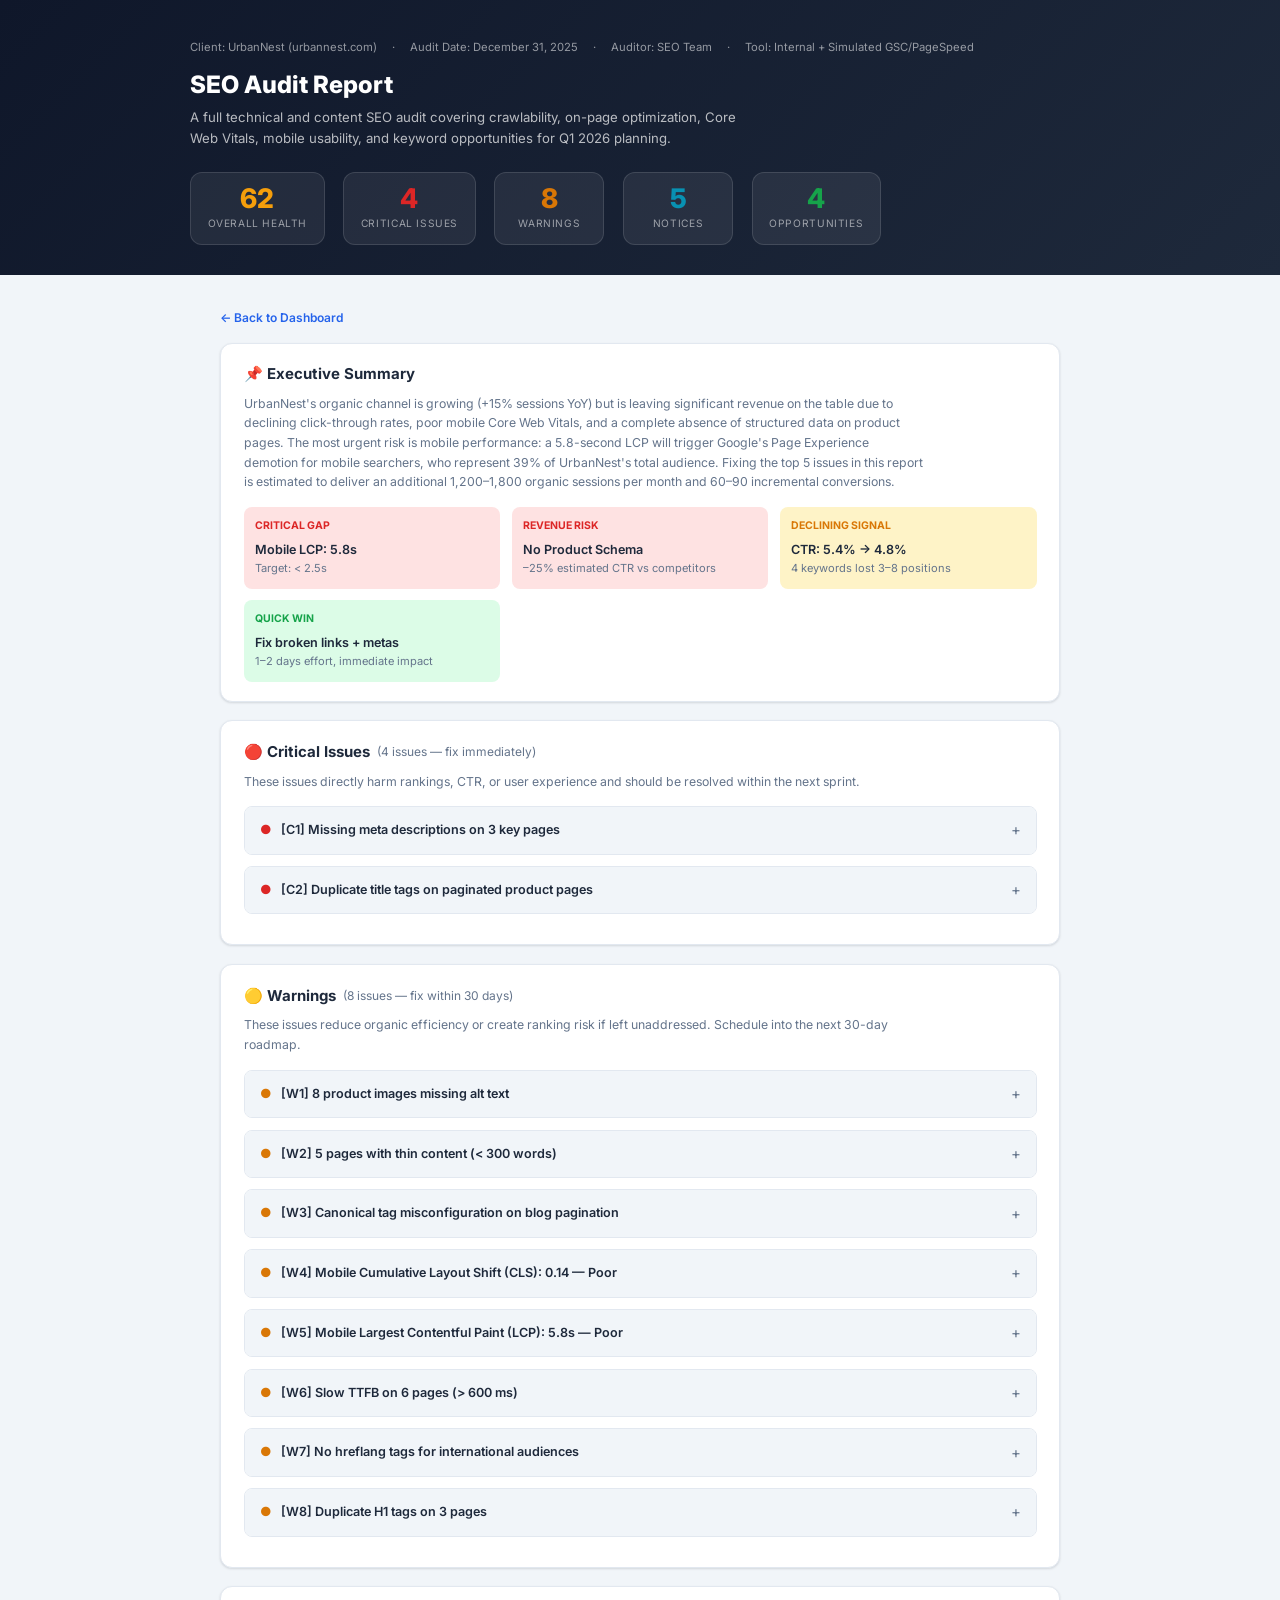
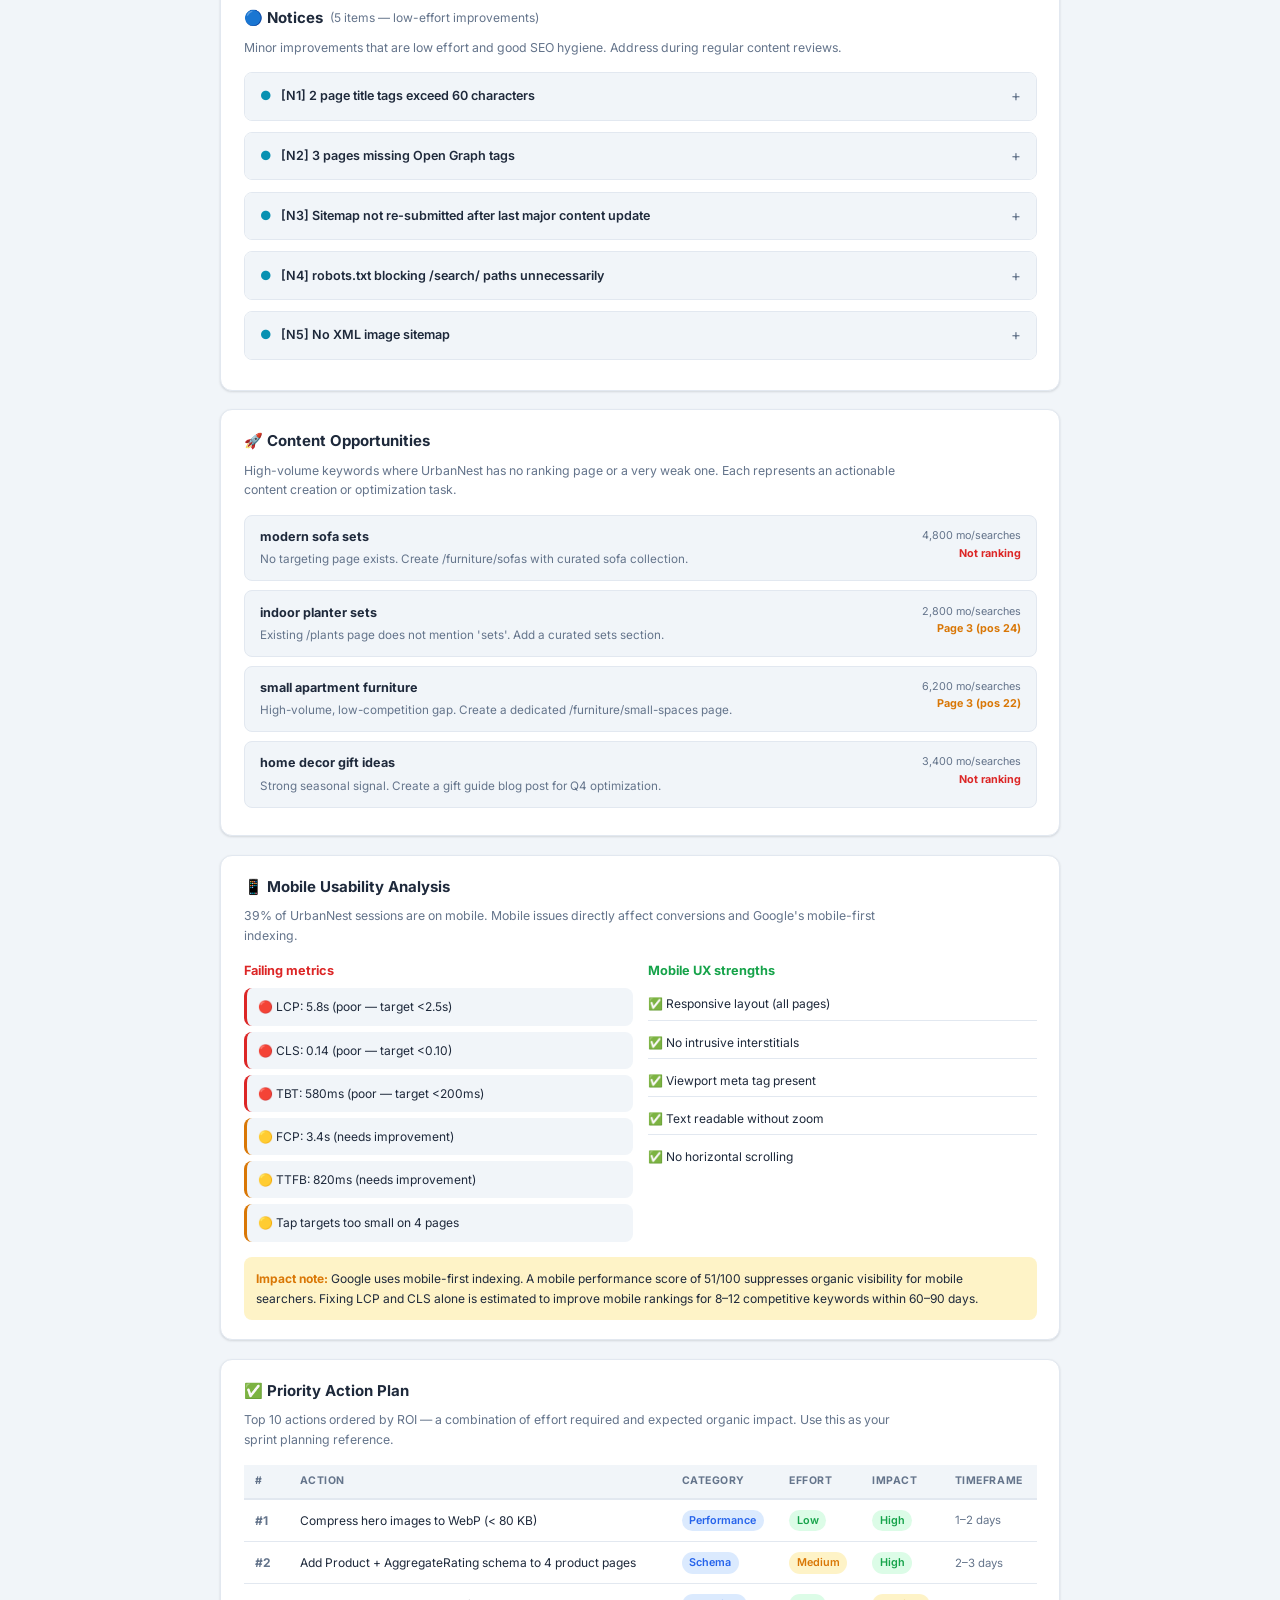
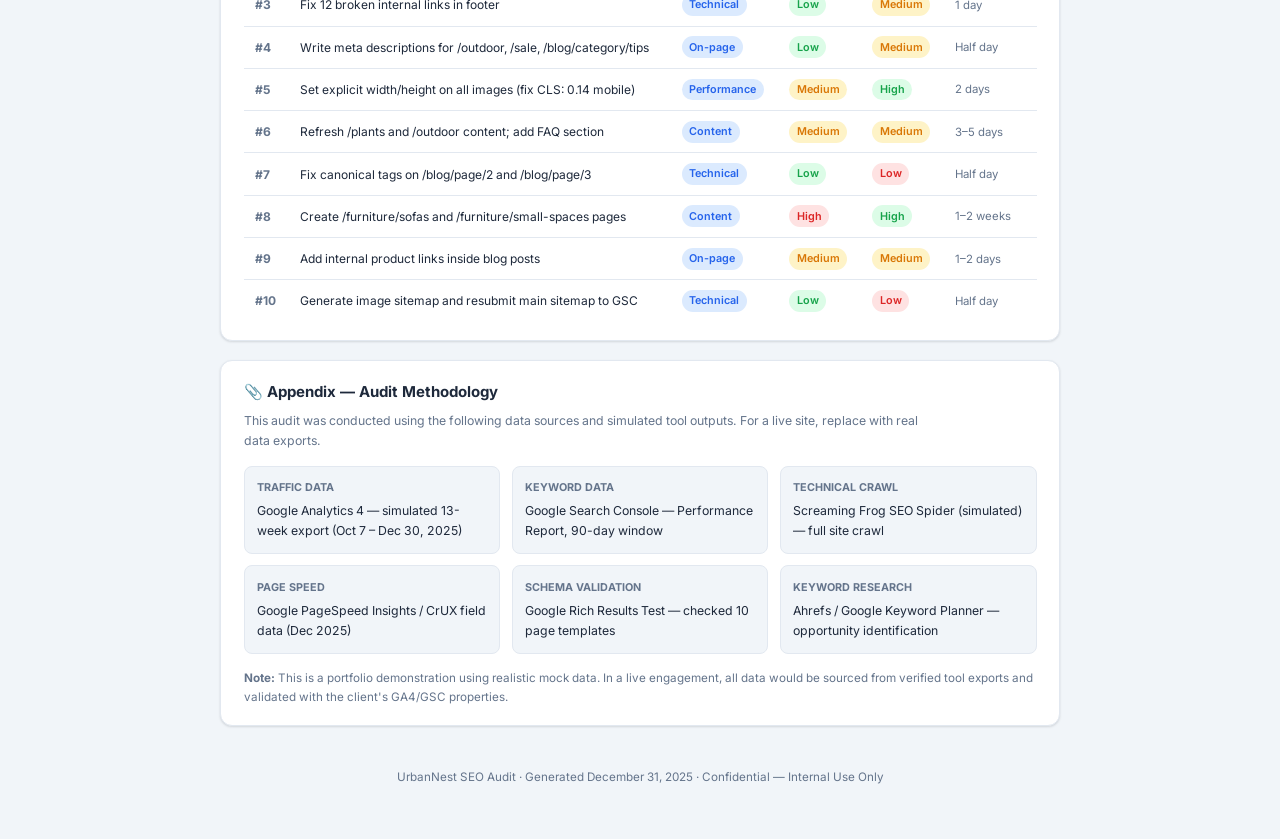
<file: audit.html>
<!doctype html>
<html lang="en">
<head>
  <meta charset="UTF-8" />
  <meta name="viewport" content="width=device-width, initial-scale=1.0" />
  <title>SEO Audit Report — UrbanNest | Dec 2025</title>
  <meta name="description" content="Comprehensive SEO audit for UrbanNest covering technical issues, on-page analysis, mobile usability, content gaps, and a prioritized action plan." />
  <meta name="robots" content="noindex" />

  <link rel="preconnect" href="https://fonts.googleapis.com" />
  <link rel="preconnect" href="https://fonts.gstatic.com" crossorigin />
  <link href="https://fonts.googleapis.com/css2?family=Inter:wght@400;500;600;700;800&display=swap" rel="stylesheet" />

  <link rel="stylesheet" href="assets/css/style.css" />

  <style>
    /* Print-specific overrides for audit page */
    @media print {
      .audit-hero { background: #0f172a !important; -webkit-print-color-adjust: exact; print-color-adjust: exact; }
      .back-link, .no-print { display: none !important; }
    }
  </style>
</head>
<body class="audit-page">

  <!-- ── Audit hero header ──────────────────────────────── -->
  <header class="audit-hero" role="banner">
    <div class="audit-hero-inner">
      <div class="audit-meta">
        <span>Client: UrbanNest (urbannest.com)</span>
        <span>·</span>
        <span>Audit Date: December 31, 2025</span>
        <span>·</span>
        <span>Auditor: SEO Team</span>
        <span>·</span>
        <span>Tool: Internal + Simulated GSC/PageSpeed</span>
      </div>

      <h1>SEO Audit Report</h1>
      <p>A full technical and content SEO audit covering crawlability, on-page optimization, Core Web Vitals, mobile usability, and keyword opportunities for Q1 2026 planning.</p>

      <div class="audit-score-row">
        <div class="audit-score-card">
          <div class="audit-score-num" style="color:#f59e0b">62</div>
          <div class="audit-score-label">Overall Health</div>
        </div>
        <div class="audit-score-card">
          <div class="audit-score-num" style="color:#dc2626">4</div>
          <div class="audit-score-label">Critical Issues</div>
        </div>
        <div class="audit-score-card">
          <div class="audit-score-num" style="color:#d97706">8</div>
          <div class="audit-score-label">Warnings</div>
        </div>
        <div class="audit-score-card">
          <div class="audit-score-num" style="color:#0891b2">5</div>
          <div class="audit-score-label">Notices</div>
        </div>
        <div class="audit-score-card">
          <div class="audit-score-num" style="color:#16a34a">4</div>
          <div class="audit-score-label">Opportunities</div>
        </div>
      </div>
    </div>
  </header>

  <!-- ── Audit body ─────────────────────────────────────── -->
  <main class="audit-body">

    <a href="index.html" class="back-link" aria-label="Return to dashboard">← Back to Dashboard</a>

    <!-- Executive Summary -->
    <section class="audit-section" aria-labelledby="exec-summary-heading">
      <h2 id="exec-summary-heading">📌 Executive Summary</h2>
      <p class="section-intro">
        UrbanNest's organic channel is growing (+15% sessions YoY) but is leaving significant revenue on the table due to declining click-through rates, poor mobile Core Web Vitals, and a complete absence of structured data on product pages.
        The most urgent risk is mobile performance: a 5.8-second LCP will trigger Google's Page Experience demotion for mobile searchers, who represent 39% of UrbanNest's total audience.
        Fixing the top 5 issues in this report is estimated to deliver an additional 1,200–1,800 organic sessions per month and 60–90 incremental conversions.
      </p>
      <div style="display:grid;grid-template-columns:repeat(auto-fill,minmax(200px,1fr));gap:0.75rem;margin-top:0.75rem">
        <div style="background:var(--danger-light);border-radius:var(--radius);padding:0.75rem">
          <div style="font-size:0.7rem;font-weight:700;text-transform:uppercase;color:var(--danger);margin-bottom:0.3rem">Critical gap</div>
          <div style="font-size:0.84rem;font-weight:600;color:var(--text)">Mobile LCP: 5.8s</div>
          <div style="font-size:0.74rem;color:var(--muted)">Target: &lt; 2.5s</div>
        </div>
        <div style="background:var(--danger-light);border-radius:var(--radius);padding:0.75rem">
          <div style="font-size:0.7rem;font-weight:700;text-transform:uppercase;color:var(--danger);margin-bottom:0.3rem">Revenue risk</div>
          <div style="font-size:0.84rem;font-weight:600;color:var(--text)">No Product Schema</div>
          <div style="font-size:0.74rem;color:var(--muted)">–25% estimated CTR vs competitors</div>
        </div>
        <div style="background:var(--warning-light);border-radius:var(--radius);padding:0.75rem">
          <div style="font-size:0.7rem;font-weight:700;text-transform:uppercase;color:var(--warning);margin-bottom:0.3rem">Declining signal</div>
          <div style="font-size:0.84rem;font-weight:600;color:var(--text)">CTR: 5.4% → 4.8%</div>
          <div style="font-size:0.74rem;color:var(--muted)">4 keywords lost 3–8 positions</div>
        </div>
        <div style="background:var(--success-light);border-radius:var(--radius);padding:0.75rem">
          <div style="font-size:0.7rem;font-weight:700;text-transform:uppercase;color:var(--success);margin-bottom:0.3rem">Quick win</div>
          <div style="font-size:0.84rem;font-weight:600;color:var(--text)">Fix broken links + metas</div>
          <div style="font-size:0.74rem;color:var(--muted)">1–2 days effort, immediate impact</div>
        </div>
      </div>
    </section>

    <!-- Critical Issues -->
    <section class="audit-section" aria-labelledby="critical-heading">
      <h2 id="critical-heading">🔴 Critical Issues <span style="font-size:0.8rem;color:var(--muted);font-weight:400">(4 issues — fix immediately)</span></h2>
      <p class="section-intro">These issues directly harm rankings, CTR, or user experience and should be resolved within the next sprint.</p>
      <div id="critical-issues">
        <!-- Rendered by audit.js -->
      </div>
    </section>

    <!-- Warnings -->
    <section class="audit-section" aria-labelledby="warnings-heading">
      <h2 id="warnings-heading">🟡 Warnings <span style="font-size:0.8rem;color:var(--muted);font-weight:400">(8 issues — fix within 30 days)</span></h2>
      <p class="section-intro">These issues reduce organic efficiency or create ranking risk if left unaddressed. Schedule into the next 30-day roadmap.</p>
      <div id="warning-issues">
        <!-- Rendered by audit.js -->
      </div>
    </section>

    <!-- Notices -->
    <section class="audit-section" aria-labelledby="notices-heading">
      <h2 id="notices-heading">🔵 Notices <span style="font-size:0.8rem;color:var(--muted);font-weight:400">(5 items — low-effort improvements)</span></h2>
      <p class="section-intro">Minor improvements that are low effort and good SEO hygiene. Address during regular content reviews.</p>
      <div id="notice-issues">
        <!-- Rendered by audit.js -->
      </div>
    </section>

    <!-- Content Opportunities -->
    <section class="audit-section" aria-labelledby="opportunities-heading">
      <h2 id="opportunities-heading">🚀 Content Opportunities</h2>
      <p class="section-intro">High-volume keywords where UrbanNest has no ranking page or a very weak one. Each represents an actionable content creation or optimization task.</p>
      <div id="opportunities-list">
        <!-- Rendered by audit.js -->
      </div>
    </section>

    <!-- Mobile Analysis -->
    <section class="audit-section" aria-labelledby="mobile-heading">
      <h2 id="mobile-heading">📱 Mobile Usability Analysis</h2>
      <p class="section-intro">39% of UrbanNest sessions are on mobile. Mobile issues directly affect conversions and Google's mobile-first indexing.</p>
      <div style="display:grid;grid-template-columns:1fr 1fr;gap:1rem">
        <div>
          <h3 style="font-size:0.85rem;font-weight:700;margin-bottom:0.5rem;color:var(--danger)">Failing metrics</h3>
          <ul style="list-style:none;display:flex;flex-direction:column;gap:0.4rem;font-size:0.8rem">
            <li class="issue-item critical">🔴 LCP: 5.8s (poor — target &lt;2.5s)</li>
            <li class="issue-item critical">🔴 CLS: 0.14 (poor — target &lt;0.10)</li>
            <li class="issue-item critical">🔴 TBT: 580ms (poor — target &lt;200ms)</li>
            <li class="issue-item warning">🟡 FCP: 3.4s (needs improvement)</li>
            <li class="issue-item warning">🟡 TTFB: 820ms (needs improvement)</li>
            <li class="issue-item warning">🟡 Tap targets too small on 4 pages</li>
          </ul>
        </div>
        <div>
          <h3 style="font-size:0.85rem;font-weight:700;margin-bottom:0.5rem;color:var(--success)">Mobile UX strengths</h3>
          <ul style="list-style:none;display:flex;flex-direction:column;gap:0.4rem;font-size:0.8rem">
            <li style="padding:0.4rem 0;border-bottom:1px solid var(--border)">✅ Responsive layout (all pages)</li>
            <li style="padding:0.4rem 0;border-bottom:1px solid var(--border)">✅ No intrusive interstitials</li>
            <li style="padding:0.4rem 0;border-bottom:1px solid var(--border)">✅ Viewport meta tag present</li>
            <li style="padding:0.4rem 0;border-bottom:1px solid var(--border)">✅ Text readable without zoom</li>
            <li style="padding:0.4rem 0">✅ No horizontal scrolling</li>
          </ul>
        </div>
      </div>
      <div style="margin-top:1rem;padding:0.85rem;background:var(--warning-light);border-radius:var(--radius);font-size:0.8rem">
        <strong style="color:var(--warning)">Impact note:</strong>
        Google uses mobile-first indexing. A mobile performance score of 51/100 suppresses organic visibility for mobile searchers.
        Fixing LCP and CLS alone is estimated to improve mobile rankings for 8–12 competitive keywords within 60–90 days.
      </div>
    </section>

    <!-- Priority Action Plan -->
    <section class="audit-section" aria-labelledby="priority-heading">
      <h2 id="priority-heading">✅ Priority Action Plan</h2>
      <p class="section-intro">Top 10 actions ordered by ROI — a combination of effort required and expected organic impact. Use this as your sprint planning reference.</p>
      <div style="overflow-x:auto">
        <table class="priority-matrix">
          <thead>
            <tr>
              <th>#</th>
              <th>Action</th>
              <th>Category</th>
              <th>Effort</th>
              <th>Impact</th>
              <th>Timeframe</th>
            </tr>
          </thead>
          <tbody id="priority-matrix-body">
            <!-- Rendered by audit.js -->
          </tbody>
        </table>
      </div>
    </section>

    <!-- Appendix -->
    <section class="audit-section" aria-labelledby="appendix-heading">
      <h2 id="appendix-heading">📎 Appendix — Audit Methodology</h2>
      <p class="section-intro">This audit was conducted using the following data sources and simulated tool outputs. For a live site, replace with real data exports.</p>
      <div style="display:grid;grid-template-columns:repeat(auto-fill,minmax(220px,1fr));gap:0.75rem;margin-top:0.5rem">
        <div style="background:var(--bg);border-radius:var(--radius);padding:0.85rem;border:1px solid var(--border)">
          <div style="font-size:0.72rem;font-weight:700;text-transform:uppercase;color:var(--muted);margin-bottom:0.3rem">Traffic data</div>
          <div style="font-size:0.82rem;color:var(--text)">Google Analytics 4 — simulated 13-week export (Oct 7 – Dec 30, 2025)</div>
        </div>
        <div style="background:var(--bg);border-radius:var(--radius);padding:0.85rem;border:1px solid var(--border)">
          <div style="font-size:0.72rem;font-weight:700;text-transform:uppercase;color:var(--muted);margin-bottom:0.3rem">Keyword data</div>
          <div style="font-size:0.82rem;color:var(--text)">Google Search Console — Performance Report, 90-day window</div>
        </div>
        <div style="background:var(--bg);border-radius:var(--radius);padding:0.85rem;border:1px solid var(--border)">
          <div style="font-size:0.72rem;font-weight:700;text-transform:uppercase;color:var(--muted);margin-bottom:0.3rem">Technical crawl</div>
          <div style="font-size:0.82rem;color:var(--text)">Screaming Frog SEO Spider (simulated) — full site crawl</div>
        </div>
        <div style="background:var(--bg);border-radius:var(--radius);padding:0.85rem;border:1px solid var(--border)">
          <div style="font-size:0.72rem;font-weight:700;text-transform:uppercase;color:var(--muted);margin-bottom:0.3rem">Page speed</div>
          <div style="font-size:0.82rem;color:var(--text)">Google PageSpeed Insights / CrUX field data (Dec 2025)</div>
        </div>
        <div style="background:var(--bg);border-radius:var(--radius);padding:0.85rem;border:1px solid var(--border)">
          <div style="font-size:0.72rem;font-weight:700;text-transform:uppercase;color:var(--muted);margin-bottom:0.3rem">Schema validation</div>
          <div style="font-size:0.82rem;color:var(--text)">Google Rich Results Test — checked 10 page templates</div>
        </div>
        <div style="background:var(--bg);border-radius:var(--radius);padding:0.85rem;border:1px solid var(--border)">
          <div style="font-size:0.72rem;font-weight:700;text-transform:uppercase;color:var(--muted);margin-bottom:0.3rem">Keyword research</div>
          <div style="font-size:0.82rem;color:var(--text)">Ahrefs / Google Keyword Planner — opportunity identification</div>
        </div>
      </div>
      <p style="margin-top:1rem;font-size:0.78rem;color:var(--muted)">
        <strong>Note:</strong> This is a portfolio demonstration using realistic mock data. In a live engagement, all data would be sourced from verified tool exports and validated with the client's GA4/GSC properties.
      </p>
    </section>

    <div style="text-align:center;padding:1.5rem 0;font-size:0.78rem;color:var(--muted)">
      UrbanNest SEO Audit · Generated December 31, 2025 · Confidential — Internal Use Only
    </div>

  </main><!-- /.audit-body -->

  <!-- Data files (audit only needs issues data) -->
  <script src="data/issues-data.js"></script>

  <!-- Audit logic -->
  <script src="assets/js/audit.js"></script>

</body>
</html>
</file>
<file: assets/css/style.css>
/* ──────────────────────────────────────────────────────────────
   UrbanNest SEO Dashboard — Styles
   Layout: CSS Grid sidebar + main area. Desktop-first.
   ────────────────────────────────────────────────────────────── */

/* ── Design tokens ─────────────────────────────────────────── */
:root {
  --sidebar-w:      240px;
  --sidebar-bg:     #0f172a;
  --sidebar-hover:  #1e293b;
  --sidebar-active: #1d4ed8;
  --sidebar-text:   #94a3b8;
  --sidebar-bright: #e2e8f0;

  --bg:             #f1f5f9;
  --surface:        #ffffff;
  --border:         #e2e8f0;
  --border-dark:    #cbd5e1;

  --text:           #1e293b;
  --muted:          #64748b;
  --subtle:         #94a3b8;

  --primary:        #2563eb;
  --primary-light:  #dbeafe;
  --success:        #16a34a;
  --success-light:  #dcfce7;
  --warning:        #d97706;
  --warning-light:  #fef3c7;
  --danger:         #dc2626;
  --danger-light:   #fee2e2;
  --info:           #0891b2;
  --info-light:     #e0f2fe;

  --radius:         8px;
  --radius-lg:      12px;
  --shadow:         0 1px 3px rgba(15,23,42,0.08), 0 1px 2px rgba(15,23,42,0.06);
  --shadow-md:      0 4px 12px rgba(15,23,42,0.10);

  --font:           'Inter', system-ui, -apple-system, sans-serif;
  --font-mono:      'JetBrains Mono', 'Fira Code', monospace;
}

/* ── Screen reader only ─────────────────────────────────────── */
.visually-hidden {
  position: absolute;
  width: 1px; height: 1px;
  padding: 0; margin: -1px;
  overflow: hidden;
  clip: rect(0,0,0,0);
  white-space: nowrap;
  border: 0;
}

.visually-hidden.focusable:focus {
  position: static;
  width: auto; height: auto;
  margin: 0; overflow: visible;
  clip: auto; white-space: normal;
}

/* ── Reset & base ───────────────────────────────────────────── */
*, *::before, *::after { box-sizing: border-box; margin: 0; padding: 0; }

html { font-size: 15px; scroll-behavior: smooth; }

body {
  font-family: var(--font);
  color: var(--text);
  background: var(--bg);
  line-height: 1.6;
  min-height: 100vh;
}

a { color: var(--primary); text-decoration: none; }
a:hover { text-decoration: underline; }

:focus-visible {
  outline: 2px solid var(--primary);
  outline-offset: 2px;
  border-radius: 3px;
}

/* ── App shell layout ───────────────────────────────────────── */
.app-layout {
  position: relative;
  min-height: 100vh;
}

/* ── Sidebar ────────────────────────────────────────────────── */
.sidebar {
  background: var(--sidebar-bg);
  display: flex;
  flex-direction: column;
  position: fixed;
  top: 0; left: 0;
  width: var(--sidebar-w);
  height: 100vh;
  overflow-y: auto;
  z-index: 100;
}

.sidebar-logo {
  padding: 1.25rem 1.25rem 1rem;
  border-bottom: 1px solid rgba(255,255,255,0.08);
}

.logo-brand {
  display: flex;
  align-items: center;
  gap: 0.6rem;
}

.logo-icon {
  width: 32px; height: 32px;
  background: var(--primary);
  border-radius: 8px;
  display: flex;
  align-items: center;
  justify-content: center;
  font-size: 1rem;
  flex-shrink: 0;
}

.logo-text {
  display: flex;
  flex-direction: column;
  line-height: 1.2;
}

.logo-name {
  font-size: 0.9rem;
  font-weight: 700;
  color: var(--sidebar-bright);
  letter-spacing: -0.01em;
}

.logo-sub {
  font-size: 0.68rem;
  color: var(--sidebar-text);
  text-transform: uppercase;
  letter-spacing: 0.06em;
}

.sidebar-nav {
  list-style: none;
  padding: 0.75rem 0;
  flex: 1;
}

.sidebar-nav .nav-section-label {
  padding: 0.9rem 1.25rem 0.3rem;
  font-size: 0.65rem;
  font-weight: 600;
  text-transform: uppercase;
  letter-spacing: 0.1em;
  color: var(--sidebar-text);
  opacity: 0.6;
}

.sidebar-nav a {
  display: flex;
  align-items: center;
  gap: 0.65rem;
  padding: 0.55rem 1.25rem;
  color: var(--sidebar-text);
  font-size: 0.84rem;
  font-weight: 500;
  border-radius: 0;
  transition: background 0.15s, color 0.15s;
  text-decoration: none;
}

.sidebar-nav a:hover {
  background: var(--sidebar-hover);
  color: var(--sidebar-bright);
  text-decoration: none;
}

.sidebar-nav a.active {
  background: var(--sidebar-active);
  color: #ffffff;
}

.sidebar-nav .nav-icon {
  width: 16px;
  text-align: center;
  flex-shrink: 0;
  opacity: 0.8;
}

.sidebar-footer {
  padding: 1rem 1.25rem;
  border-top: 1px solid rgba(255,255,255,0.08);
}

.health-badge {
  display: flex;
  align-items: center;
  gap: 0.5rem;
  background: rgba(255,255,255,0.05);
  border-radius: var(--radius);
  padding: 0.6rem 0.75rem;
}

.health-score {
  font-size: 1.2rem;
  font-weight: 700;
  color: #f59e0b;
}

.health-label {
  font-size: 0.72rem;
  color: var(--sidebar-text);
  line-height: 1.3;
}

/* ── Main area ──────────────────────────────────────────────── */
.main-area {
  margin-left: var(--sidebar-w);
  width: calc(100% - var(--sidebar-w));
  display: flex;
  flex-direction: column;
  min-height: 100vh;
  min-width: 0;
}

/* ── Topbar ─────────────────────────────────────────────────── */
.topbar {
  background: var(--surface);
  border-bottom: 1px solid var(--border);
  padding: 0.75rem 1.5rem;
  display: flex;
  align-items: center;
  justify-content: space-between;
  gap: 1rem;
  position: sticky;
  top: 0;
  z-index: 90;
  flex-wrap: wrap;
}

.topbar-left {
  display: flex;
  align-items: center;
  gap: 0.75rem;
  flex-wrap: wrap;
  min-width: 0;
}

.sidebar-toggle {
  display: none;
  background: none;
  border: none;
  font-size: 1.2rem;
  cursor: pointer;
  color: var(--muted);
  padding: 0.25rem;
}

.page-title {
  font-size: 1rem;
  font-weight: 700;
  color: var(--text);
  line-height: 1.25;
}

.brand-tag {
  background: var(--primary-light);
  color: var(--primary);
  font-size: 0.7rem;
  font-weight: 600;
  padding: 0.15rem 0.5rem;
  border-radius: 20px;
  letter-spacing: 0.03em;
}

.topbar-right {
  display: flex;
  align-items: center;
  gap: 0.75rem;
  flex-wrap: wrap;
  justify-content: flex-end;
  min-width: 0;
}

.last-updated {
  font-size: 0.74rem;
  color: var(--muted);
  white-space: nowrap;
}

/* ── Date filter buttons ────────────────────────────────────── */
.date-filter {
  display: flex;
  border: 1px solid var(--border-dark);
  border-radius: var(--radius);
  overflow: hidden;
  flex-shrink: 0;
}

.filter-btn {
  background: var(--surface);
  border: none;
  padding: 0.4rem 0.85rem;
  font-size: 0.78rem;
  font-weight: 500;
  color: var(--muted);
  cursor: pointer;
  transition: background 0.15s, color 0.15s;
  border-right: 1px solid var(--border-dark);
}

.filter-btn:last-child { border-right: none; }
.filter-btn:hover { background: var(--bg); color: var(--text); }
.filter-btn.active { background: var(--primary); color: #fff; }

/* ── Export button ──────────────────────────────────────────── */
.export-btn {
  display: flex;
  align-items: center;
  gap: 0.4rem;
  background: var(--text);
  color: #fff;
  border: none;
  padding: 0.45rem 0.9rem;
  border-radius: var(--radius);
  font-size: 0.8rem;
  font-weight: 600;
  cursor: pointer;
  transition: background 0.15s;
  flex-shrink: 0;
  white-space: nowrap;
}

.export-btn:hover { background: #334155; }

/* ── Content area ───────────────────────────────────────────── */
.content {
  padding: 1.5rem;
  display: flex;
  flex-direction: column;
  gap: 1.5rem;
  min-width: 0;
}

/* ── Section headers ────────────────────────────────────────── */
.section-header {
  display: flex;
  align-items: center;
  justify-content: space-between;
  margin-bottom: 0.85rem;
  gap: 0.35rem 0.75rem;
  flex-wrap: wrap;
}

.section-header h2 {
  font-size: 0.95rem;
  font-weight: 700;
  color: var(--text);
}

.section-header .section-meta {
  font-size: 0.75rem;
  color: var(--muted);
}

/* ── KPI grid ───────────────────────────────────────────────── */
.kpi-grid {
  display: grid;
  grid-template-columns: repeat(6, minmax(0, 1fr));
  gap: 1rem;
}

.kpi-card {
  background: var(--surface);
  border: 1px solid var(--border);
  border-radius: var(--radius-lg);
  padding: 1.1rem 1.1rem 0.9rem;
  box-shadow: var(--shadow);
  display: flex;
  flex-direction: column;
  gap: 0.35rem;
  min-width: 0;
}

.kpi-label {
  font-size: 0.72rem;
  font-weight: 600;
  text-transform: uppercase;
  letter-spacing: 0.06em;
  color: var(--muted);
}

.kpi-value {
  font-size: 1.65rem;
  font-weight: 800;
  color: var(--text);
  line-height: 1.1;
  letter-spacing: -0.02em;
}

.kpi-change {
  font-size: 0.73rem;
  font-weight: 600;
  display: flex;
  align-items: center;
  gap: 0.2rem;
  margin-top: 0.1rem;
}

.kpi-change.positive { color: var(--success); }
.kpi-change.negative { color: var(--danger); }
.kpi-change.neutral  { color: var(--muted); }

/* ── Chart row ──────────────────────────────────────────────── */
.chart-row {
  display: grid;
  grid-template-columns: minmax(0, 2fr) repeat(2, minmax(0, 1fr));
  gap: 1rem;
}

.chart-card {
  background: var(--surface);
  border: 1px solid var(--border);
  border-radius: var(--radius-lg);
  padding: 1.1rem;
  box-shadow: var(--shadow);
  min-width: 0;
}

.chart-card-header {
  display: flex;
  align-items: center;
  justify-content: space-between;
  margin-bottom: 1rem;
  gap: 0.5rem;
  flex-wrap: wrap;
}

.chart-card-header h2 {
  font-size: 0.88rem;
  font-weight: 700;
  color: var(--text);
}

.chart-wrapper {
  position: relative;
}

.chart-wrapper canvas {
  max-width: 100%;
}

/* ── Table sections ─────────────────────────────────────────── */
.table-section {
  background: var(--surface);
  border: 1px solid var(--border);
  border-radius: var(--radius-lg);
  padding: 1.1rem;
  box-shadow: var(--shadow);
  overflow: hidden;
  min-width: 0;
}

.table-scroll {
  overflow-x: auto;
  -webkit-overflow-scrolling: touch;
}

table {
  width: 100%;
  border-collapse: collapse;
  font-size: 0.82rem;
}

thead th {
  background: var(--bg);
  padding: 0.6rem 0.75rem;
  text-align: left;
  font-size: 0.72rem;
  font-weight: 700;
  text-transform: uppercase;
  letter-spacing: 0.05em;
  color: var(--muted);
  white-space: nowrap;
  border-bottom: 1px solid var(--border);
  user-select: none;
}

thead th[data-col] {
  cursor: pointer;
}

thead th:hover { color: var(--text); }
thead th.sort-asc::after  { content: " ↑"; color: var(--primary); }
thead th.sort-desc::after { content: " ↓"; color: var(--primary); }

tbody tr {
  border-bottom: 1px solid var(--border);
  transition: background 0.1s;
}

tbody tr:last-child { border-bottom: none; }
tbody tr:hover { background: #f8fafc; }

tbody td {
  padding: 0.65rem 0.75rem;
  color: var(--text);
  vertical-align: middle;
}

.cell-url {
  font-family: var(--font-mono);
  font-size: 0.74rem;
  color: var(--primary);
  max-width: 180px;
  overflow: hidden;
  text-overflow: ellipsis;
  white-space: nowrap;
}

.cell-keyword { font-weight: 500; max-width: 220px; }

/* ── Position trend badge ───────────────────────────────────── */
.pos-badge {
  display: inline-flex;
  align-items: center;
  gap: 0.3rem;
  font-weight: 600;
  font-size: 0.82rem;
}

.pos-up   { color: var(--success); }
.pos-down { color: var(--danger); }
.pos-flat { color: var(--muted); }

.pos-change {
  font-size: 0.68rem;
  padding: 0.1rem 0.35rem;
  border-radius: 4px;
  font-weight: 600;
}

.pos-change.up   { background: var(--success-light); color: var(--success); }
.pos-change.down { background: var(--danger-light);  color: var(--danger); }
.pos-change.flat { background: var(--bg);             color: var(--muted); }

/* ── Metric pills in tables ─────────────────────────────────── */
.pill {
  display: inline-block;
  padding: 0.15rem 0.5rem;
  border-radius: 20px;
  font-size: 0.72rem;
  font-weight: 600;
}

.pill-good    { background: var(--success-light); color: var(--success); }
.pill-warn    { background: var(--warning-light); color: var(--warning); }
.pill-danger  { background: var(--danger-light);  color: var(--danger); }

/* ── Bottom panels row ──────────────────────────────────────── */
.panels-row {
  display: grid;
  grid-template-columns: repeat(2, minmax(0, 1fr));
  gap: 1rem;
}

.panel {
  background: var(--surface);
  border: 1px solid var(--border);
  border-radius: var(--radius-lg);
  padding: 1.1rem;
  box-shadow: var(--shadow);
  min-width: 0;
}

.panel h2 {
  font-size: 0.88rem;
  font-weight: 700;
  color: var(--text);
  margin-bottom: 1rem;
}

/* ── Issue summary chips ────────────────────────────────────── */
.issue-summary {
  display: flex;
  gap: 0.65rem;
  margin-bottom: 1rem;
  flex-wrap: wrap;
}

.issue-chip {
  display: flex;
  align-items: center;
  gap: 0.3rem;
  padding: 0.35rem 0.75rem;
  border-radius: 20px;
  font-size: 0.78rem;
  font-weight: 700;
}

.issue-chip.critical { background: var(--danger-light);  color: var(--danger); }
.issue-chip.warning  { background: var(--warning-light); color: var(--warning); }
.issue-chip.notice   { background: var(--info-light);    color: var(--info); }

/* ── Issue list ─────────────────────────────────────────────── */
.issue-list {
  list-style: none;
  display: flex;
  flex-direction: column;
  gap: 0.5rem;
}

.issue-item {
  display: flex;
  align-items: flex-start;
  gap: 0.6rem;
  padding: 0.6rem 0.75rem;
  border-radius: var(--radius);
  border-left: 3px solid transparent;
  background: var(--bg);
  font-size: 0.8rem;
}

.issue-item.critical { border-left-color: var(--danger); }
.issue-item.warning  { border-left-color: var(--warning); }
.issue-item.notice   { border-left-color: var(--info); }

.issue-item .issue-icon { flex-shrink: 0; }
.issue-item .issue-title { font-weight: 600; color: var(--text); }

/* ── Page speed panel ───────────────────────────────────────── */
.speed-scores {
  display: flex;
  gap: 1rem;
  margin-bottom: 1rem;
}

.speed-score-block {
  flex: 1;
  text-align: center;
  padding: 0.75rem;
  background: var(--bg);
  border-radius: var(--radius);
}

.speed-score-num {
  font-size: 2rem;
  font-weight: 800;
  line-height: 1;
}

.speed-score-num.good    { color: var(--success); }
.speed-score-num.average { color: var(--warning); }
.speed-score-num.poor    { color: var(--danger); }

.speed-score-label {
  font-size: 0.7rem;
  font-weight: 600;
  text-transform: uppercase;
  letter-spacing: 0.05em;
  color: var(--muted);
  margin-top: 0.2rem;
}

.cwv-table {
  width: 100%;
  border-collapse: collapse;
  font-size: 0.78rem;
}

.cwv-table th {
  text-align: left;
  font-size: 0.68rem;
  font-weight: 700;
  text-transform: uppercase;
  letter-spacing: 0.05em;
  color: var(--muted);
  padding: 0.4rem 0.4rem;
  border-bottom: 1px solid var(--border);
}

.cwv-table td {
  padding: 0.45rem 0.4rem;
  border-bottom: 1px solid var(--border);
  color: var(--text);
}

.cwv-table tr:last-child td { border-bottom: none; }

.cwv-status {
  display: inline-block;
  width: 8px; height: 8px;
  border-radius: 50%;
  flex-shrink: 0;
}

.cwv-status.good   { background: var(--success); }
.cwv-status.ni     { background: var(--warning); }
.cwv-status.poor   { background: var(--danger); }

.cwv-cell {
  display: flex;
  align-items: center;
  gap: 0.4rem;
}

/* ── Recommendations ────────────────────────────────────────── */
.recommendations-section {
  background: var(--surface);
  border: 1px solid var(--border);
  border-radius: var(--radius-lg);
  padding: 1.1rem;
  box-shadow: var(--shadow);
}

.recommendations-grid {
  display: grid;
  grid-template-columns: repeat(auto-fill, minmax(280px, 1fr));
  gap: 1rem;
}

.rec-card {
  border: 1px solid var(--border);
  border-radius: var(--radius);
  padding: 1rem;
  background: var(--bg);
  display: flex;
  flex-direction: column;
  gap: 0.5rem;
  min-width: 0;
}

.rec-card-header {
  display: flex;
  align-items: flex-start;
  justify-content: space-between;
  gap: 0.5rem;
}

.rec-title {
  font-size: 0.87rem;
  font-weight: 700;
  color: var(--text);
  flex: 1;
}

.priority-badge {
  font-size: 0.68rem;
  font-weight: 700;
  padding: 0.15rem 0.5rem;
  border-radius: 20px;
  flex-shrink: 0;
  text-transform: uppercase;
  letter-spacing: 0.04em;
}

.priority-badge.High   { background: var(--danger-light);  color: var(--danger); }
.priority-badge.Medium { background: var(--warning-light); color: var(--warning); }
.priority-badge.Low    { background: var(--info-light);    color: var(--info); }

.rec-metric {
  font-size: 0.74rem;
  color: var(--muted);
  font-family: var(--font-mono);
}

.rec-impact {
  font-size: 0.78rem;
  color: var(--success);
  font-weight: 600;
}

.rec-actions {
  list-style: none;
  display: flex;
  flex-direction: column;
  gap: 0.3rem;
  margin-top: 0.2rem;
}

.rec-actions li {
  font-size: 0.77rem;
  color: var(--text);
  padding-left: 1.1rem;
  position: relative;
}

.rec-actions li::before {
  content: "→";
  position: absolute;
  left: 0;
  color: var(--primary);
  font-weight: 700;
}

/* ── Audit link banner ──────────────────────────────────────── */
.audit-banner {
  background: linear-gradient(135deg, #0f172a 0%, #1e3a5f 100%);
  border-radius: var(--radius-lg);
  padding: 1.25rem 1.5rem;
  display: flex;
  align-items: center;
  justify-content: space-between;
  gap: 1rem;
  flex-wrap: wrap;
}

.audit-banner-text {
  flex: 1 1 320px;
}

.audit-banner-text h3 {
  font-size: 0.95rem;
  font-weight: 700;
  color: #fff;
  margin-bottom: 0.2rem;
}

.audit-banner-text p {
  font-size: 0.78rem;
  color: rgba(255,255,255,0.65);
}

.btn-audit {
  background: var(--primary);
  color: #fff;
  padding: 0.55rem 1.1rem;
  border-radius: var(--radius);
  font-size: 0.82rem;
  font-weight: 600;
  white-space: nowrap;
  transition: background 0.15s;
  display: inline-flex;
  align-items: center;
  gap: 0.4rem;
  text-decoration: none;
}

.btn-audit:hover { background: #1d4ed8; text-decoration: none; color: #fff; }

/* ── Audit page specific styles ─────────────────────────────── */
.audit-page { background: var(--bg); }

.audit-hero {
  background: linear-gradient(135deg, #0f172a 0%, #1e293b 100%);
  color: #fff;
  padding: 2.5rem 2rem 2rem;
}

.audit-hero-inner {
  max-width: 900px;
  margin: 0 auto;
}

.audit-meta {
  display: flex;
  gap: 1rem;
  font-size: 0.75rem;
  color: rgba(255,255,255,0.55);
  margin-bottom: 1rem;
  flex-wrap: wrap;
}

.audit-hero h1 {
  font-size: 1.6rem;
  font-weight: 800;
  margin-bottom: 0.5rem;
  line-height: 1.2;
}

.audit-hero p {
  color: rgba(255,255,255,0.7);
  font-size: 0.88rem;
  max-width: 560px;
}

.audit-score-row {
  display: flex;
  gap: 1.25rem;
  margin-top: 1.5rem;
  flex-wrap: wrap;
}

.audit-score-card {
  background: rgba(255,255,255,0.07);
  border: 1px solid rgba(255,255,255,0.12);
  border-radius: var(--radius-lg);
  padding: 0.85rem 1.1rem;
  text-align: center;
  min-width: 110px;
}

.audit-score-num {
  font-size: 1.8rem;
  font-weight: 800;
  line-height: 1;
  margin-bottom: 0.2rem;
}

.audit-score-label {
  font-size: 0.68rem;
  text-transform: uppercase;
  letter-spacing: 0.06em;
  color: rgba(255,255,255,0.55);
}

.audit-body {
  max-width: 900px;
  margin: 0 auto;
  padding: 2rem;
}

.audit-section {
  background: var(--surface);
  border: 1px solid var(--border);
  border-radius: var(--radius-lg);
  padding: 1.25rem 1.5rem;
  margin-bottom: 1.25rem;
  box-shadow: var(--shadow);
}

.audit-section h2 {
  font-size: 1rem;
  font-weight: 700;
  color: var(--text);
  margin-bottom: 0.5rem;
  display: flex;
  align-items: center;
  gap: 0.5rem;
}

.audit-section .section-intro {
  font-size: 0.82rem;
  color: var(--muted);
  margin-bottom: 1rem;
  max-width: 680px;
}

.audit-issue {
  border: 1px solid var(--border);
  border-radius: var(--radius);
  margin-bottom: 0.75rem;
  overflow: hidden;
}

.audit-issue summary {
  padding: 0.75rem 1rem;
  font-size: 0.84rem;
  font-weight: 600;
  color: var(--text);
  cursor: pointer;
  list-style: none;
  display: flex;
  align-items: center;
  gap: 0.6rem;
  background: var(--bg);
  user-select: none;
}

.audit-issue summary::-webkit-details-marker { display: none; }

.audit-issue summary::after {
  content: "+";
  margin-left: auto;
  font-size: 1rem;
  color: var(--muted);
  font-weight: 400;
}

.audit-issue[open] summary::after { content: "−"; }

.audit-issue-body {
  padding: 0.85rem 1rem;
  font-size: 0.8rem;
  border-top: 1px solid var(--border);
}

.audit-issue-body p { margin-bottom: 0.4rem; color: var(--text); }
.audit-issue-body strong { color: var(--text); }
.audit-issue-body .fix-label { color: var(--success); font-weight: 700; }
.audit-issue-body .urls { font-family: var(--font-mono); font-size: 0.72rem; color: var(--primary); }

.priority-matrix {
  width: 100%;
  border-collapse: collapse;
  font-size: 0.8rem;
}

.priority-matrix th {
  text-align: left;
  padding: 0.55rem 0.75rem;
  font-size: 0.7rem;
  font-weight: 700;
  text-transform: uppercase;
  letter-spacing: 0.05em;
  color: var(--muted);
  border-bottom: 2px solid var(--border);
  background: var(--bg);
}

.priority-matrix td {
  padding: 0.65rem 0.75rem;
  border-bottom: 1px solid var(--border);
  vertical-align: middle;
}

.priority-matrix tr:last-child td { border-bottom: none; }
.priority-matrix tr:hover td { background: #f8fafc; }

.opp-card {
  background: var(--bg);
  border: 1px solid var(--border);
  border-radius: var(--radius);
  padding: 0.75rem 1rem;
  margin-bottom: 0.6rem;
  display: flex;
  align-items: flex-start;
  gap: 0.75rem;
}

.opp-kw { font-weight: 700; font-size: 0.84rem; color: var(--text); }
.opp-vol { font-size: 0.72rem; color: var(--muted); }
.opp-note { font-size: 0.78rem; color: var(--muted); margin-top: 0.2rem; }
.opp-pos { font-size: 0.72rem; font-weight: 700; }
.opp-pos.missing { color: var(--danger); }
.opp-pos.weak    { color: var(--warning); }

.back-link {
  display: inline-flex;
  align-items: center;
  gap: 0.4rem;
  font-size: 0.8rem;
  font-weight: 600;
  color: var(--primary);
  margin-bottom: 1rem;
}

/* ── Print styles ───────────────────────────────────────────── */
@media print {
  .sidebar,
  .topbar,
  .audit-banner,
  .export-btn,
  .date-filter,
  .sidebar-toggle { display: none !important; }

  .main-area { margin-left: 0 !important; }
  .main-area { width: 100% !important; }
  .content { padding: 0 !important; }

  .kpi-card,
  .chart-card,
  .table-section,
  .panel,
  .recommendations-section {
    box-shadow: none !important;
    border: 1px solid #ccc !important;
    break-inside: avoid;
  }

  .chart-row { grid-template-columns: 1fr 1fr 1fr; }
  body { background: white; font-size: 11pt; }

  a[href]::after { content: none !important; }
}

/* ── Responsive ─────────────────────────────────────────────── */
@media (max-width: 1280px) {
  .kpi-grid { grid-template-columns: repeat(3, minmax(0, 1fr)); }
}

@media (max-width: 1024px) {
  .chart-row { grid-template-columns: repeat(2, minmax(0, 1fr)); }
  .chart-row .chart-card:first-child { grid-column: 1 / -1; }
}

@media (max-width: 900px) {
  .panels-row { grid-template-columns: 1fr; }
}

@media (max-width: 768px) {
  :root { --sidebar-w: 0px; }

  .sidebar {
    transform: translateX(-240px);
    width: 240px;
    transition: transform 0.25s;
  }

  .sidebar.open {
    transform: translateX(0);
    box-shadow: 4px 0 24px rgba(0,0,0,0.35);
  }

  .main-area { margin-left: 0; width: 100%; }
  .sidebar-toggle { display: block; }

  .kpi-grid { grid-template-columns: repeat(2, minmax(0, 1fr)); }
  .chart-row { grid-template-columns: 1fr; }
  .topbar { padding: 0.75rem 1rem; }
  .topbar-right { justify-content: flex-start; }
  .content { padding: 1rem; }
  .recommendations-grid { grid-template-columns: 1fr; }
}

@media (max-width: 480px) {
  .kpi-grid { grid-template-columns: 1fr 1fr; }
  .kpi-value { font-size: 1.3rem; }
  .topbar-right { width: 100%; justify-content: space-between; }
}

@media (prefers-reduced-motion: reduce) {
  *, *::before, *::after { transition: none !important; animation: none !important; }
}
</file>
